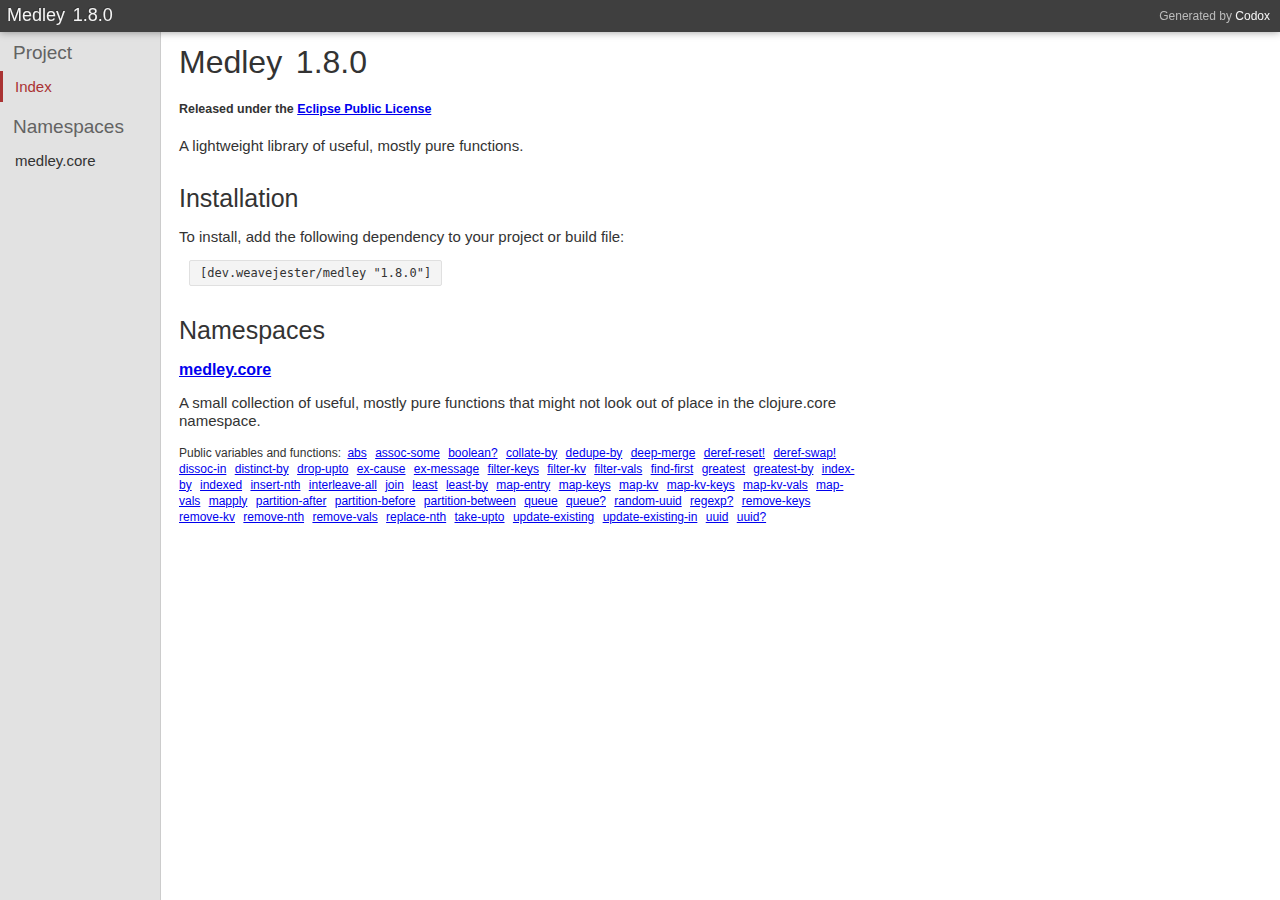
<file: index.html>
<!DOCTYPE html PUBLIC ""
    "">
<html><head><meta charset="UTF-8" /><title>Medley 1.8.0</title><link rel="stylesheet" type="text/css" href="css/default.css" /><link rel="stylesheet" type="text/css" href="css/highlight.css" /><script type="text/javascript" src="js/highlight.min.js"></script><script type="text/javascript" src="js/jquery.min.js"></script><script type="text/javascript" src="js/page_effects.js"></script><script>hljs.initHighlightingOnLoad();</script></head><body><div id="header"><h2>Generated by <a href="https://github.com/weavejester/codox">Codox</a></h2><h1><a href="index.html"><span class="project-title"><span class="project-name">Medley</span> <span class="project-version">1.8.0</span></span></a></h1></div><div class="sidebar primary"><h3 class="no-link"><span class="inner">Project</span></h3><ul class="index-link"><li class="depth-1 current"><a href="index.html"><div class="inner">Index</div></a></li></ul><h3 class="no-link"><span class="inner">Namespaces</span></h3><ul><li class="depth-1 "><a href="medley.core.html"><div class="inner"><span>medley.core</span></div></a></li></ul></div><div class="namespace-index" id="content"><h1><span class="project-title"><span class="project-name">Medley</span> <span class="project-version">1.8.0</span></span></h1><h5 class="license">Released under the <a href="http://www.eclipse.org/legal/epl-v10.html">Eclipse Public License</a></h5><div class="doc"><p>A lightweight library of useful, mostly pure functions.</p></div><h2>Installation</h2><p>To install, add the following dependency to your project or build file:</p><pre class="deps">[dev.weavejester/medley "1.8.0"]</pre><h2>Namespaces</h2><div class="namespace"><h3><a href="medley.core.html">medley.core</a></h3><div class="doc"><div class="markdown"><p>A small collection of useful, mostly pure functions that might not look out of place in the clojure.core namespace.</p>
</div></div><div class="index"><p>Public variables and functions:</p><ul><li> <a href="medley.core.html#var-abs">abs</a> </li><li> <a href="medley.core.html#var-assoc-some">assoc-some</a> </li><li> <a href="medley.core.html#var-boolean.3F">boolean?</a> </li><li> <a href="medley.core.html#var-collate-by">collate-by</a> </li><li> <a href="medley.core.html#var-dedupe-by">dedupe-by</a> </li><li> <a href="medley.core.html#var-deep-merge">deep-merge</a> </li><li> <a href="medley.core.html#var-deref-reset.21">deref-reset!</a> </li><li> <a href="medley.core.html#var-deref-swap.21">deref-swap!</a> </li><li> <a href="medley.core.html#var-dissoc-in">dissoc-in</a> </li><li> <a href="medley.core.html#var-distinct-by">distinct-by</a> </li><li> <a href="medley.core.html#var-drop-upto">drop-upto</a> </li><li> <a href="medley.core.html#var-ex-cause">ex-cause</a> </li><li> <a href="medley.core.html#var-ex-message">ex-message</a> </li><li> <a href="medley.core.html#var-filter-keys">filter-keys</a> </li><li> <a href="medley.core.html#var-filter-kv">filter-kv</a> </li><li> <a href="medley.core.html#var-filter-vals">filter-vals</a> </li><li> <a href="medley.core.html#var-find-first">find-first</a> </li><li> <a href="medley.core.html#var-greatest">greatest</a> </li><li> <a href="medley.core.html#var-greatest-by">greatest-by</a> </li><li> <a href="medley.core.html#var-index-by">index-by</a> </li><li> <a href="medley.core.html#var-indexed">indexed</a> </li><li> <a href="medley.core.html#var-insert-nth">insert-nth</a> </li><li> <a href="medley.core.html#var-interleave-all">interleave-all</a> </li><li> <a href="medley.core.html#var-join">join</a> </li><li> <a href="medley.core.html#var-least">least</a> </li><li> <a href="medley.core.html#var-least-by">least-by</a> </li><li> <a href="medley.core.html#var-map-entry">map-entry</a> </li><li> <a href="medley.core.html#var-map-keys">map-keys</a> </li><li> <a href="medley.core.html#var-map-kv">map-kv</a> </li><li> <a href="medley.core.html#var-map-kv-keys">map-kv-keys</a> </li><li> <a href="medley.core.html#var-map-kv-vals">map-kv-vals</a> </li><li> <a href="medley.core.html#var-map-vals">map-vals</a> </li><li> <a href="medley.core.html#var-mapply">mapply</a> </li><li> <a href="medley.core.html#var-partition-after">partition-after</a> </li><li> <a href="medley.core.html#var-partition-before">partition-before</a> </li><li> <a href="medley.core.html#var-partition-between">partition-between</a> </li><li> <a href="medley.core.html#var-queue">queue</a> </li><li> <a href="medley.core.html#var-queue.3F">queue?</a> </li><li> <a href="medley.core.html#var-random-uuid">random-uuid</a> </li><li> <a href="medley.core.html#var-regexp.3F">regexp?</a> </li><li> <a href="medley.core.html#var-remove-keys">remove-keys</a> </li><li> <a href="medley.core.html#var-remove-kv">remove-kv</a> </li><li> <a href="medley.core.html#var-remove-nth">remove-nth</a> </li><li> <a href="medley.core.html#var-remove-vals">remove-vals</a> </li><li> <a href="medley.core.html#var-replace-nth">replace-nth</a> </li><li> <a href="medley.core.html#var-take-upto">take-upto</a> </li><li> <a href="medley.core.html#var-update-existing">update-existing</a> </li><li> <a href="medley.core.html#var-update-existing-in">update-existing-in</a> </li><li> <a href="medley.core.html#var-uuid">uuid</a> </li><li> <a href="medley.core.html#var-uuid.3F">uuid?</a> </li></ul></div></div></div></body></html>
</file>
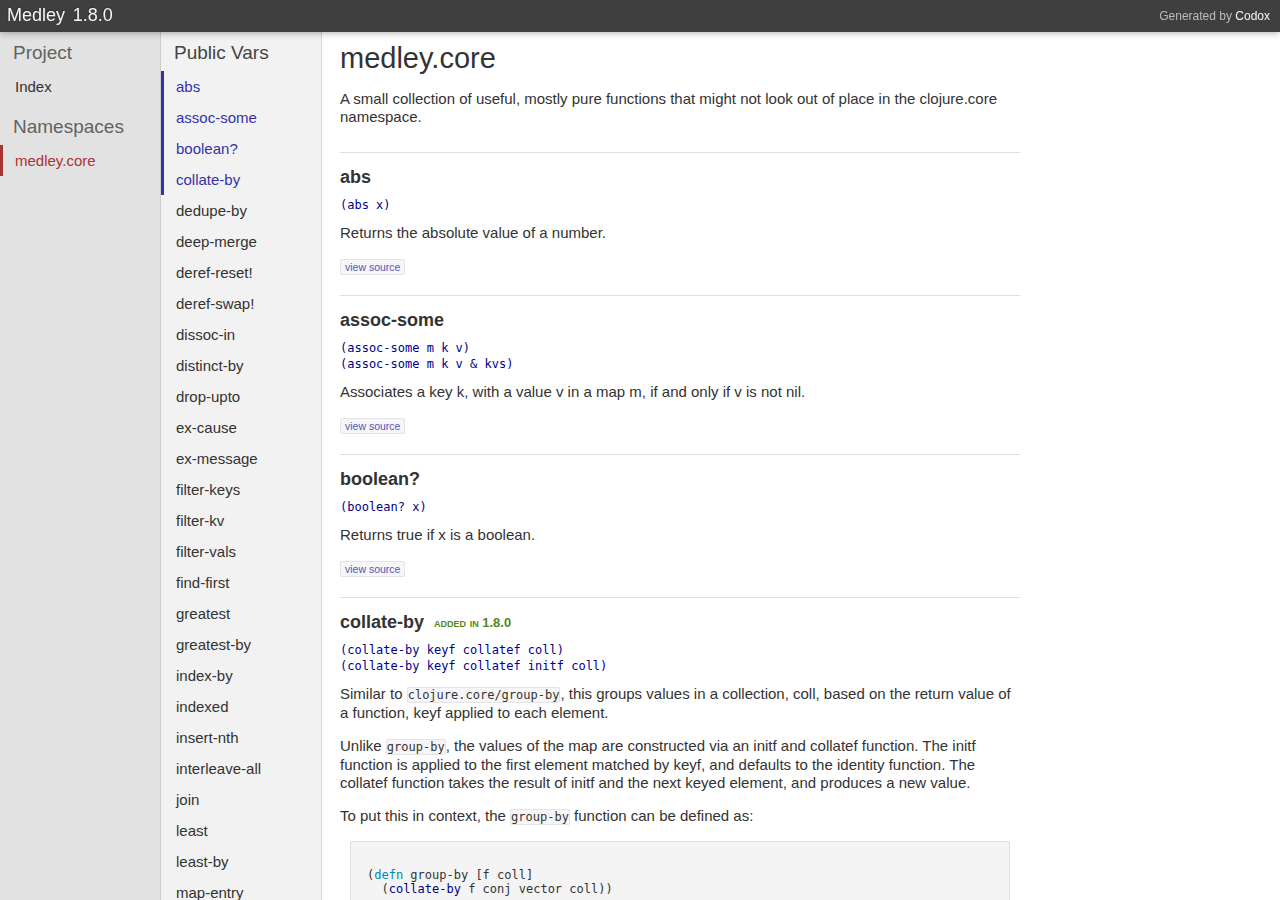
<file: medley.core.html>
<!DOCTYPE html PUBLIC ""
    "">
<html><head><meta charset="UTF-8" /><title>medley.core documentation</title><link rel="stylesheet" type="text/css" href="css/default.css" /><link rel="stylesheet" type="text/css" href="css/highlight.css" /><script type="text/javascript" src="js/highlight.min.js"></script><script type="text/javascript" src="js/jquery.min.js"></script><script type="text/javascript" src="js/page_effects.js"></script><script>hljs.initHighlightingOnLoad();</script></head><body><div id="header"><h2>Generated by <a href="https://github.com/weavejester/codox">Codox</a></h2><h1><a href="index.html"><span class="project-title"><span class="project-name">Medley</span> <span class="project-version">1.8.0</span></span></a></h1></div><div class="sidebar primary"><h3 class="no-link"><span class="inner">Project</span></h3><ul class="index-link"><li class="depth-1 "><a href="index.html"><div class="inner">Index</div></a></li></ul><h3 class="no-link"><span class="inner">Namespaces</span></h3><ul><li class="depth-1 current"><a href="medley.core.html"><div class="inner"><span>medley.core</span></div></a></li></ul></div><div class="sidebar secondary"><h3><a href="#top"><span class="inner">Public Vars</span></a></h3><ul><li class="depth-1"><a href="medley.core.html#var-abs"><div class="inner"><span>abs</span></div></a></li><li class="depth-1"><a href="medley.core.html#var-assoc-some"><div class="inner"><span>assoc-some</span></div></a></li><li class="depth-1"><a href="medley.core.html#var-boolean.3F"><div class="inner"><span>boolean?</span></div></a></li><li class="depth-1"><a href="medley.core.html#var-collate-by"><div class="inner"><span>collate-by</span></div></a></li><li class="depth-1"><a href="medley.core.html#var-dedupe-by"><div class="inner"><span>dedupe-by</span></div></a></li><li class="depth-1"><a href="medley.core.html#var-deep-merge"><div class="inner"><span>deep-merge</span></div></a></li><li class="depth-1"><a href="medley.core.html#var-deref-reset.21"><div class="inner"><span>deref-reset!</span></div></a></li><li class="depth-1"><a href="medley.core.html#var-deref-swap.21"><div class="inner"><span>deref-swap!</span></div></a></li><li class="depth-1"><a href="medley.core.html#var-dissoc-in"><div class="inner"><span>dissoc-in</span></div></a></li><li class="depth-1"><a href="medley.core.html#var-distinct-by"><div class="inner"><span>distinct-by</span></div></a></li><li class="depth-1"><a href="medley.core.html#var-drop-upto"><div class="inner"><span>drop-upto</span></div></a></li><li class="depth-1"><a href="medley.core.html#var-ex-cause"><div class="inner"><span>ex-cause</span></div></a></li><li class="depth-1"><a href="medley.core.html#var-ex-message"><div class="inner"><span>ex-message</span></div></a></li><li class="depth-1"><a href="medley.core.html#var-filter-keys"><div class="inner"><span>filter-keys</span></div></a></li><li class="depth-1"><a href="medley.core.html#var-filter-kv"><div class="inner"><span>filter-kv</span></div></a></li><li class="depth-1"><a href="medley.core.html#var-filter-vals"><div class="inner"><span>filter-vals</span></div></a></li><li class="depth-1"><a href="medley.core.html#var-find-first"><div class="inner"><span>find-first</span></div></a></li><li class="depth-1"><a href="medley.core.html#var-greatest"><div class="inner"><span>greatest</span></div></a></li><li class="depth-1"><a href="medley.core.html#var-greatest-by"><div class="inner"><span>greatest-by</span></div></a></li><li class="depth-1"><a href="medley.core.html#var-index-by"><div class="inner"><span>index-by</span></div></a></li><li class="depth-1"><a href="medley.core.html#var-indexed"><div class="inner"><span>indexed</span></div></a></li><li class="depth-1"><a href="medley.core.html#var-insert-nth"><div class="inner"><span>insert-nth</span></div></a></li><li class="depth-1"><a href="medley.core.html#var-interleave-all"><div class="inner"><span>interleave-all</span></div></a></li><li class="depth-1"><a href="medley.core.html#var-join"><div class="inner"><span>join</span></div></a></li><li class="depth-1"><a href="medley.core.html#var-least"><div class="inner"><span>least</span></div></a></li><li class="depth-1"><a href="medley.core.html#var-least-by"><div class="inner"><span>least-by</span></div></a></li><li class="depth-1"><a href="medley.core.html#var-map-entry"><div class="inner"><span>map-entry</span></div></a></li><li class="depth-1"><a href="medley.core.html#var-map-keys"><div class="inner"><span>map-keys</span></div></a></li><li class="depth-1"><a href="medley.core.html#var-map-kv"><div class="inner"><span>map-kv</span></div></a></li><li class="depth-1"><a href="medley.core.html#var-map-kv-keys"><div class="inner"><span>map-kv-keys</span></div></a></li><li class="depth-1"><a href="medley.core.html#var-map-kv-vals"><div class="inner"><span>map-kv-vals</span></div></a></li><li class="depth-1"><a href="medley.core.html#var-map-vals"><div class="inner"><span>map-vals</span></div></a></li><li class="depth-1"><a href="medley.core.html#var-mapply"><div class="inner"><span>mapply</span></div></a></li><li class="depth-1"><a href="medley.core.html#var-partition-after"><div class="inner"><span>partition-after</span></div></a></li><li class="depth-1"><a href="medley.core.html#var-partition-before"><div class="inner"><span>partition-before</span></div></a></li><li class="depth-1"><a href="medley.core.html#var-partition-between"><div class="inner"><span>partition-between</span></div></a></li><li class="depth-1"><a href="medley.core.html#var-queue"><div class="inner"><span>queue</span></div></a></li><li class="depth-1"><a href="medley.core.html#var-queue.3F"><div class="inner"><span>queue?</span></div></a></li><li class="depth-1"><a href="medley.core.html#var-random-uuid"><div class="inner"><span>random-uuid</span></div></a></li><li class="depth-1"><a href="medley.core.html#var-regexp.3F"><div class="inner"><span>regexp?</span></div></a></li><li class="depth-1"><a href="medley.core.html#var-remove-keys"><div class="inner"><span>remove-keys</span></div></a></li><li class="depth-1"><a href="medley.core.html#var-remove-kv"><div class="inner"><span>remove-kv</span></div></a></li><li class="depth-1"><a href="medley.core.html#var-remove-nth"><div class="inner"><span>remove-nth</span></div></a></li><li class="depth-1"><a href="medley.core.html#var-remove-vals"><div class="inner"><span>remove-vals</span></div></a></li><li class="depth-1"><a href="medley.core.html#var-replace-nth"><div class="inner"><span>replace-nth</span></div></a></li><li class="depth-1"><a href="medley.core.html#var-take-upto"><div class="inner"><span>take-upto</span></div></a></li><li class="depth-1"><a href="medley.core.html#var-update-existing"><div class="inner"><span>update-existing</span></div></a></li><li class="depth-1"><a href="medley.core.html#var-update-existing-in"><div class="inner"><span>update-existing-in</span></div></a></li><li class="depth-1"><a href="medley.core.html#var-uuid"><div class="inner"><span>uuid</span></div></a></li><li class="depth-1"><a href="medley.core.html#var-uuid.3F"><div class="inner"><span>uuid?</span></div></a></li></ul></div><div class="namespace-docs" id="content"><h1 class="anchor" id="top">medley.core</h1><div class="doc"><div class="markdown"><p>A small collection of useful, mostly pure functions that might not look out of place in the clojure.core namespace.</p>
</div></div><div class="public anchor" id="var-abs"><h3>abs</h3><div class="usage"><code>(abs x)</code></div><div class="doc"><div class="markdown"><p>Returns the absolute value of a number.</p>
</div></div><div class="src-link"><a href="http://github.com/weavejester/medley/blob/1.8.0/src/medley/core.cljc#L587">view source</a></div></div><div class="public anchor" id="var-assoc-some"><h3>assoc-some</h3><div class="usage"><code>(assoc-some m k v)</code><code>(assoc-some m k v &amp; kvs)</code></div><div class="doc"><div class="markdown"><p>Associates a key k, with a value v in a map m, if and only if v is not nil.</p>
</div></div><div class="src-link"><a href="http://github.com/weavejester/medley/blob/1.8.0/src/medley/core.cljc#L43">view source</a></div></div><div class="public anchor" id="var-boolean.3F"><h3>boolean?</h3><div class="usage"><code>(boolean? x)</code></div><div class="doc"><div class="markdown"><p>Returns true if x is a boolean.</p>
</div></div><div class="src-link"><a href="http://github.com/weavejester/medley/blob/1.8.0/src/medley/core.cljc#L191">view source</a></div></div><div class="public anchor" id="var-collate-by"><h3>collate-by</h3><h4 class="added">added in 1.8.0</h4><div class="usage"><code>(collate-by keyf collatef coll)</code><code>(collate-by keyf collatef initf coll)</code></div><div class="doc"><div class="markdown"><p>Similar to <code>clojure.core/group-by</code>, this groups values in a collection, coll, based on the return value of a function, keyf applied to each element.</p>
<p>Unlike <code>group-by</code>, the values of the map are constructed via an initf and collatef function. The initf function is applied to the first element matched by keyf, and defaults to the identity function. The collatef function takes the result of initf and the next keyed element, and produces a new value.</p>
<p>To put this in context, the <code>group-by</code> function can be defined as:</p>
<pre><code>(defn group-by [f coll]
  (collate-by f conj vector coll))
</code></pre>
<p>While the <code>medley.core/index-by</code> function can be (and is) defined as:</p>
<pre><code>(defn index-by [f coll]
  (collate-by f (fn [_ x] x) coll))
</code></pre>
</div></div><div class="src-link"><a href="http://github.com/weavejester/medley/blob/1.8.0/src/medley/core.cljc#L293">view source</a></div></div><div class="public anchor" id="var-dedupe-by"><h3>dedupe-by</h3><div class="usage"><code>(dedupe-by f)</code><code>(dedupe-by f coll)</code></div><div class="doc"><div class="markdown"><p>Returns a lazy sequence of the elements of coll, removing any <strong>consecutive</strong> elements that return duplicate values when passed to a function f. Returns a stateful transducer when no collection is provided.</p>
</div></div><div class="src-link"><a href="http://github.com/weavejester/medley/blob/1.8.0/src/medley/core.cljc#L386">view source</a></div></div><div class="public anchor" id="var-deep-merge"><h3>deep-merge</h3><h4 class="added">added in 1.1.0</h4><div class="usage"><code>(deep-merge &amp; maps)</code></div><div class="doc"><div class="markdown"><p>Recursively merges maps together. If all the maps supplied have nested maps under the same keys, these nested maps are merged. Otherwise the value is overwritten, as in <code>clojure.core/merge</code>.</p>
</div></div><div class="src-link"><a href="http://github.com/weavejester/medley/blob/1.8.0/src/medley/core.cljc#L261">view source</a></div></div><div class="public anchor" id="var-deref-reset.21"><h3>deref-reset!</h3><div class="usage"><code>(deref-reset! atom newval)</code></div><div class="doc"><div class="markdown"><p>Sets the value of the atom without regard for the current value, then returns the original value of the atom. See also: <a href="medley.core.html#var-deref-swap.21">deref-swap!</a>.</p>
</div></div><div class="src-link"><a href="http://github.com/weavejester/medley/blob/1.8.0/src/medley/core.cljc#L609">view source</a></div></div><div class="public anchor" id="var-deref-swap.21"><h3>deref-swap!</h3><div class="usage"><code>(deref-swap! atom f &amp; args)</code></div><div class="doc"><div class="markdown"><p>Atomically swaps the value of the atom to be <code>(apply f x args)</code>, where x is the current value of the atom, then returns the original value of the atom. This function therefore acts like an atomic <code>deref</code> then <code>swap!</code>.</p>
</div></div><div class="src-link"><a href="http://github.com/weavejester/medley/blob/1.8.0/src/medley/core.cljc#L592">view source</a></div></div><div class="public anchor" id="var-dissoc-in"><h3>dissoc-in</h3><div class="usage"><code>(dissoc-in m ks)</code><code>(dissoc-in m ks &amp; kss)</code></div><div class="doc"><div class="markdown"><p>Dissociate a value in a nested associative structure, identified by a sequence of keys. Any collections left empty by the operation will be dissociated from their containing structures.</p>
</div></div><div class="src-link"><a href="http://github.com/weavejester/medley/blob/1.8.0/src/medley/core.cljc#L22">view source</a></div></div><div class="public anchor" id="var-distinct-by"><h3>distinct-by</h3><div class="usage"><code>(distinct-by f)</code><code>(distinct-by f coll)</code></div><div class="doc"><div class="markdown"><p>Returns a lazy sequence of the elements of coll, removing any elements that return duplicate values when passed to a function f. Returns a stateful transducer when no collection is provided.</p>
</div></div><div class="src-link"><a href="http://github.com/weavejester/medley/blob/1.8.0/src/medley/core.cljc#L358">view source</a></div></div><div class="public anchor" id="var-drop-upto"><h3>drop-upto</h3><div class="usage"><code>(drop-upto pred)</code><code>(drop-upto pred coll)</code></div><div class="doc"><div class="markdown"><p>Returns a lazy sequence of the items in coll starting <em>after</em> the first item for which <code>(pred item)</code> returns true. Returns a stateful transducer when no collection is provided.</p>
</div></div><div class="src-link"><a href="http://github.com/weavejester/medley/blob/1.8.0/src/medley/core.cljc#L426">view source</a></div></div><div class="public anchor" id="var-ex-cause"><h3>ex-cause</h3><div class="usage"><code>(ex-cause ex)</code></div><div class="doc"><div class="markdown"><p>Returns the cause attached to the given ExceptionInfo/Throwable object. For all other types returns nil. Same as <code>cljs.core/ex-cause</code> except it works for Clojure as well as ClojureScript.</p>
</div></div><div class="src-link"><a href="http://github.com/weavejester/medley/blob/1.8.0/src/medley/core.cljc#L623">view source</a></div></div><div class="public anchor" id="var-ex-message"><h3>ex-message</h3><div class="usage"><code>(ex-message ex)</code></div><div class="doc"><div class="markdown"><p>Returns the message attached to the given Error/Throwable object. For all other types returns nil. Same as <code>cljs.core/ex-message</code> except it works for Clojure as well as ClojureScript.</p>
</div></div><div class="src-link"><a href="http://github.com/weavejester/medley/blob/1.8.0/src/medley/core.cljc#L615">view source</a></div></div><div class="public anchor" id="var-filter-keys"><h3>filter-keys</h3><div class="usage"><code>(filter-keys pred coll)</code></div><div class="doc"><div class="markdown"><p>Returns a new associative collection of the items in coll for which <code>(pred (key item))</code> returns true.</p>
</div></div><div class="src-link"><a href="http://github.com/weavejester/medley/blob/1.8.0/src/medley/core.cljc#L149">view source</a></div></div><div class="public anchor" id="var-filter-kv"><h3>filter-kv</h3><div class="usage"><code>(filter-kv pred coll)</code></div><div class="doc"><div class="markdown"><p>Returns a new associative collection of the items in coll for which <code>(pred (key item) (val item))</code> returns true.</p>
</div></div><div class="src-link"><a href="http://github.com/weavejester/medley/blob/1.8.0/src/medley/core.cljc#L143">view source</a></div></div><div class="public anchor" id="var-filter-vals"><h3>filter-vals</h3><div class="usage"><code>(filter-vals pred coll)</code></div><div class="doc"><div class="markdown"><p>Returns a new associative collection of the items in coll for which <code>(pred (val item))</code> returns true.</p>
</div></div><div class="src-link"><a href="http://github.com/weavejester/medley/blob/1.8.0/src/medley/core.cljc#L155">view source</a></div></div><div class="public anchor" id="var-find-first"><h3>find-first</h3><div class="usage"><code>(find-first pred)</code><code>(find-first pred coll)</code></div><div class="doc"><div class="markdown"><p>Finds the first item in a collection that matches a predicate. Returns a transducer when no collection is provided.</p>
</div></div><div class="src-link"><a href="http://github.com/weavejester/medley/blob/1.8.0/src/medley/core.cljc#L7">view source</a></div></div><div class="public anchor" id="var-greatest"><h3>greatest</h3><div class="usage"><code>(greatest &amp; xs)</code></div><div class="doc"><div class="markdown"><p>Find the greatest argument (as defined by the compare function) in O(n) time.</p>
</div></div><div class="src-link"><a href="http://github.com/weavejester/medley/blob/1.8.0/src/medley/core.cljc#L225">view source</a></div></div><div class="public anchor" id="var-greatest-by"><h3>greatest-by</h3><h4 class="added">added in 1.6.0</h4><div class="usage"><code>(greatest-by keyfn &amp; xs)</code></div><div class="doc"><div class="markdown"><p>Return the argument for which (keyfn x) is greatest. Determined by the compare function in O(n) time. Prefer <code>clojure.core/max-key</code> if keyfn returns numbers.</p>
</div></div><div class="src-link"><a href="http://github.com/weavejester/medley/blob/1.8.0/src/medley/core.cljc#L233">view source</a></div></div><div class="public anchor" id="var-index-by"><h3>index-by</h3><h4 class="added">added in 1.2.0</h4><div class="usage"><code>(index-by f coll)</code></div><div class="doc"><div class="markdown"><p>Returns a map of the elements of coll keyed by the result of f on each element. The value at each key will be the last element in coll associated with that key. This function is similar to <code>clojure.core/group-by</code>, except that elements with the same key are overwritten, rather than added to a vector of values.</p>
</div></div><div class="src-link"><a href="http://github.com/weavejester/medley/blob/1.8.0/src/medley/core.cljc#L328">view source</a></div></div><div class="public anchor" id="var-indexed"><h3>indexed</h3><div class="usage"><code>(indexed)</code><code>(indexed coll)</code></div><div class="doc"><div class="markdown"><p>Returns an ordered, lazy sequence of vectors <code>[index item]</code>, where item is a value in coll, and index its position starting from zero. Returns a stateful transducer when no collection is provided.</p>
</div></div><div class="src-link"><a href="http://github.com/weavejester/medley/blob/1.8.0/src/medley/core.cljc#L503">view source</a></div></div><div class="public anchor" id="var-insert-nth"><h3>insert-nth</h3><h4 class="added">added in 1.2.0</h4><div class="usage"><code>(insert-nth index item)</code><code>(insert-nth index item coll)</code></div><div class="doc"><div class="markdown"><p>Returns a lazy sequence of the items in coll, with a new item inserted at the supplied index, followed by all subsequent items of the collection. Runs in O(n) time. Returns a stateful transducer when no collection is provided.</p>
</div></div><div class="src-link"><a href="http://github.com/weavejester/medley/blob/1.8.0/src/medley/core.cljc#L518">view source</a></div></div><div class="public anchor" id="var-interleave-all"><h3>interleave-all</h3><div class="usage"><code>(interleave-all &amp; colls)</code></div><div class="doc"><div class="markdown"><p>Returns a lazy seq of the first item in each coll, then the second, etc. Unlike <code>clojure.core/interleave</code>, the returned seq contains all items in the supplied collections, even if the collections are different sizes.</p>
</div></div><div class="src-link"><a href="http://github.com/weavejester/medley/blob/1.8.0/src/medley/core.cljc#L339">view source</a></div></div><div class="public anchor" id="var-join"><h3>join</h3><h4 class="added">added in 1.1.0</h4><div class="usage"><code>(join colls)</code></div><div class="doc"><div class="markdown"><p>Lazily concatenates a collection of collections into a flat sequence.</p>
</div></div><div class="src-link"><a href="http://github.com/weavejester/medley/blob/1.8.0/src/medley/core.cljc#L253">view source</a></div></div><div class="public anchor" id="var-least"><h3>least</h3><div class="usage"><code>(least &amp; xs)</code></div><div class="doc"><div class="markdown"><p>Return the least argument (as defined by the compare function) in O(n) time.</p>
</div></div><div class="src-link"><a href="http://github.com/weavejester/medley/blob/1.8.0/src/medley/core.cljc#L197">view source</a></div></div><div class="public anchor" id="var-least-by"><h3>least-by</h3><h4 class="added">added in 1.6.0</h4><div class="usage"><code>(least-by keyfn &amp; xs)</code></div><div class="doc"><div class="markdown"><p>Return the argument for which (keyfn x) is least. Determined by the compare function in O(n) time. Prefer <code>clojure.core/min-key</code> if keyfn returns numbers.</p>
</div></div><div class="src-link"><a href="http://github.com/weavejester/medley/blob/1.8.0/src/medley/core.cljc#L205">view source</a></div></div><div class="public anchor" id="var-map-entry"><h3>map-entry</h3><div class="usage"><code>(map-entry k v)</code></div><div class="doc"><div class="markdown"><p>Create a map entry for a key and value pair.</p>
</div></div><div class="src-link"><a href="http://github.com/weavejester/medley/blob/1.8.0/src/medley/core.cljc#L96">view source</a></div></div><div class="public anchor" id="var-map-keys"><h3>map-keys</h3><div class="usage"><code>(map-keys f coll)</code></div><div class="doc"><div class="markdown"><p>Maps a function over the keys of an associative collection.</p>
</div></div><div class="src-link"><a href="http://github.com/weavejester/medley/blob/1.8.0/src/medley/core.cljc#L109">view source</a></div></div><div class="public anchor" id="var-map-kv"><h3>map-kv</h3><div class="usage"><code>(map-kv f coll)</code></div><div class="doc"><div class="markdown"><p>Maps a function over the key/value pairs of an associative collection. Expects a function that takes two arguments, the key and value, and returns the new key and value as a collection of two elements.</p>
</div></div><div class="src-link"><a href="http://github.com/weavejester/medley/blob/1.8.0/src/medley/core.cljc#L102">view source</a></div></div><div class="public anchor" id="var-map-kv-keys"><h3>map-kv-keys</h3><h4 class="added">added in 1.2.0</h4><div class="usage"><code>(map-kv-keys f coll)</code></div><div class="doc"><div class="markdown"><p>Maps a function over the key/value pairs of an associative collection, using the return of the function as the new key.</p>
</div></div><div class="src-link"><a href="http://github.com/weavejester/medley/blob/1.8.0/src/medley/core.cljc#L129">view source</a></div></div><div class="public anchor" id="var-map-kv-vals"><h3>map-kv-vals</h3><h4 class="added">added in 1.2.0</h4><div class="usage"><code>(map-kv-vals f coll)</code></div><div class="doc"><div class="markdown"><p>Maps a function over the key/value pairs of an associative collection, using the return of the function as the new value.</p>
</div></div><div class="src-link"><a href="http://github.com/weavejester/medley/blob/1.8.0/src/medley/core.cljc#L136">view source</a></div></div><div class="public anchor" id="var-map-vals"><h3>map-vals</h3><div class="usage"><code>(map-vals f coll)</code><code>(map-vals f c1 &amp; colls)</code></div><div class="doc"><div class="markdown"><p>Maps a function over the values of one or more associative collections. The function should accept number-of-colls arguments. Any keys which are not shared among all collections are ignored.</p>
</div></div><div class="src-link"><a href="http://github.com/weavejester/medley/blob/1.8.0/src/medley/core.cljc#L114">view source</a></div></div><div class="public anchor" id="var-mapply"><h3>mapply</h3><div class="usage"><code>(mapply f &amp; args)</code></div><div class="doc"><div class="markdown"><p>Applies a function f to the argument list formed by concatenating everything but the last element of args with the last element of args. This is useful for applying a function that accepts keyword arguments to a map.</p>
</div></div><div class="src-link"><a href="http://github.com/weavejester/medley/blob/1.8.0/src/medley/core.cljc#L284">view source</a></div></div><div class="public anchor" id="var-partition-after"><h3>partition-after</h3><h4 class="added">added in 1.5.0</h4><div class="usage"><code>(partition-after pred)</code><code>(partition-after pred coll)</code></div><div class="doc"><div class="markdown"><p>Returns a lazy sequence of partitions, splitting after <code>(pred item)</code> returns true. Returns a stateful transducer when no collection is provided.</p>
</div></div><div class="src-link"><a href="http://github.com/weavejester/medley/blob/1.8.0/src/medley/core.cljc#L485">view source</a></div></div><div class="public anchor" id="var-partition-before"><h3>partition-before</h3><h4 class="added">added in 1.5.0</h4><div class="usage"><code>(partition-before pred)</code><code>(partition-before pred coll)</code></div><div class="doc"><div class="markdown"><p>Returns a lazy sequence of partitions, splitting before <code>(pred item)</code> returns true. Returns a stateful transducer when no collection is provided.</p>
</div></div><div class="src-link"><a href="http://github.com/weavejester/medley/blob/1.8.0/src/medley/core.cljc#L494">view source</a></div></div><div class="public anchor" id="var-partition-between"><h3>partition-between</h3><h4 class="added">added in 1.7.0</h4><div class="usage"><code>(partition-between pred)</code><code>(partition-between pred coll)</code></div><div class="doc"><div class="markdown"><p>Applies pred to successive values in coll, splitting it each time <code>(pred prev-item item)</code> returns logical true. Returns a lazy seq of partitions. Returns a stateful transducer when no collection is provided.</p>
</div></div><div class="src-link"><a href="http://github.com/weavejester/medley/blob/1.8.0/src/medley/core.cljc#L443">view source</a></div></div><div class="public anchor" id="var-queue"><h3>queue</h3><div class="usage"><code>(queue)</code><code>(queue coll)</code></div><div class="doc"><div class="markdown"><p>Creates an empty persistent queue, or one populated with a collection.</p>
</div></div><div class="src-link"><a href="http://github.com/weavejester/medley/blob/1.8.0/src/medley/core.cljc#L179">view source</a></div></div><div class="public anchor" id="var-queue.3F"><h3>queue?</h3><div class="usage"><code>(queue? x)</code></div><div class="doc"><div class="markdown"><p>Returns true if x implements clojure.lang.PersistentQueue.</p>
</div></div><div class="src-link"><a href="http://github.com/weavejester/medley/blob/1.8.0/src/medley/core.cljc#L185">view source</a></div></div><div class="public anchor" id="var-random-uuid"><h3>random-uuid</h3><div class="usage"><code>(random-uuid)</code></div><div class="doc"><div class="markdown"><p>Generates a new random UUID. Same as <code>cljs.core/random-uuid</code> except it works for Clojure as well as ClojureScript.</p>
</div></div><div class="src-link"><a href="http://github.com/weavejester/medley/blob/1.8.0/src/medley/core.cljc#L643">view source</a></div></div><div class="public anchor" id="var-regexp.3F"><h3>regexp?</h3><h4 class="added">added in 1.4.0</h4><div class="usage"><code>(regexp? x)</code></div><div class="doc"><div class="markdown"><p>Returns true if the value is a regular expression.</p>
</div></div><div class="src-link"><a href="http://github.com/weavejester/medley/blob/1.8.0/src/medley/core.cljc#L650">view source</a></div></div><div class="public anchor" id="var-remove-keys"><h3>remove-keys</h3><div class="usage"><code>(remove-keys pred coll)</code></div><div class="doc"><div class="markdown"><p>Returns a new associative collection of the items in coll for which <code>(pred (key item))</code> returns false.</p>
</div></div><div class="src-link"><a href="http://github.com/weavejester/medley/blob/1.8.0/src/medley/core.cljc#L167">view source</a></div></div><div class="public anchor" id="var-remove-kv"><h3>remove-kv</h3><div class="usage"><code>(remove-kv pred coll)</code></div><div class="doc"><div class="markdown"><p>Returns a new associative collection of the items in coll for which <code>(pred (key item) (val item))</code> returns false.</p>
</div></div><div class="src-link"><a href="http://github.com/weavejester/medley/blob/1.8.0/src/medley/core.cljc#L161">view source</a></div></div><div class="public anchor" id="var-remove-nth"><h3>remove-nth</h3><h4 class="added">added in 1.2.0</h4><div class="usage"><code>(remove-nth index)</code><code>(remove-nth index coll)</code></div><div class="doc"><div class="markdown"><p>Returns a lazy sequence of the items in coll, except for the item at the supplied index. Runs in O(n) time. Returns a stateful transducer when no collection is provided.</p>
</div></div><div class="src-link"><a href="http://github.com/weavejester/medley/blob/1.8.0/src/medley/core.cljc#L543">view source</a></div></div><div class="public anchor" id="var-remove-vals"><h3>remove-vals</h3><div class="usage"><code>(remove-vals pred coll)</code></div><div class="doc"><div class="markdown"><p>Returns a new associative collection of the items in coll for which <code>(pred (val item))</code> returns false.</p>
</div></div><div class="src-link"><a href="http://github.com/weavejester/medley/blob/1.8.0/src/medley/core.cljc#L173">view source</a></div></div><div class="public anchor" id="var-replace-nth"><h3>replace-nth</h3><h4 class="added">added in 1.2.0</h4><div class="usage"><code>(replace-nth index item)</code><code>(replace-nth index item coll)</code></div><div class="doc"><div class="markdown"><p>Returns a lazy sequence of the items in coll, with a new item replacing the item at the supplied index. Runs in O(n) time. Returns a stateful transducer when no collection is provided.</p>
</div></div><div class="src-link"><a href="http://github.com/weavejester/medley/blob/1.8.0/src/medley/core.cljc#L565">view source</a></div></div><div class="public anchor" id="var-take-upto"><h3>take-upto</h3><div class="usage"><code>(take-upto pred)</code><code>(take-upto pred coll)</code></div><div class="doc"><div class="markdown"><p>Returns a lazy sequence of successive items from coll up to and including the first item for which <code>(pred item)</code> returns true. Returns a transducer when no collection is provided.</p>
</div></div><div class="src-link"><a href="http://github.com/weavejester/medley/blob/1.8.0/src/medley/core.cljc#L406">view source</a></div></div><div class="public anchor" id="var-update-existing"><h3>update-existing</h3><h4 class="added">added in 1.1.0</h4><div class="usage"><code>(update-existing m k f &amp; args)</code></div><div class="doc"><div class="markdown"><p>Updates a value in a map given a key and a function, if and only if the key exists in the map. See: <code>clojure.core/update</code>.</p>
</div></div><div class="src-link"><a href="http://github.com/weavejester/medley/blob/1.8.0/src/medley/core.cljc#L56">view source</a></div></div><div class="public anchor" id="var-update-existing-in"><h3>update-existing-in</h3><h4 class="added">added in 1.3.0</h4><div class="usage"><code>(update-existing-in m ks f &amp; args)</code></div><div class="doc"><div class="markdown"><p>Updates a value in a nested associative structure, if and only if the key path exists. See: <code>clojure.core/update-in</code>.</p>
</div></div><div class="src-link"><a href="http://github.com/weavejester/medley/blob/1.8.0/src/medley/core.cljc#L72">view source</a></div></div><div class="public anchor" id="var-uuid"><h3>uuid</h3><div class="usage"><code>(uuid s)</code></div><div class="doc"><div class="markdown"><p>Returns a UUID generated from the supplied string. Same as <code>cljs.core/uuid</code> in ClojureScript, while in Clojure it returns a <code>java.util.UUID</code> object.</p>
</div></div><div class="src-link"><a href="http://github.com/weavejester/medley/blob/1.8.0/src/medley/core.cljc#L636">view source</a></div></div><div class="public anchor" id="var-uuid.3F"><h3>uuid?</h3><div class="usage"><code>(uuid? x)</code></div><div class="doc"><div class="markdown"><p>Returns true if the value is a UUID.</p>
</div></div><div class="src-link"><a href="http://github.com/weavejester/medley/blob/1.8.0/src/medley/core.cljc#L631">view source</a></div></div></div></body></html>
</file>
<file: css/default.css>
body {
    font-family: Helvetica, Arial, sans-serif;
    font-size: 15px;
}

pre, code {
    font-family: Monaco, DejaVu Sans Mono, Consolas, monospace;
    font-size: 9pt;
    margin: 15px 0;
}

h1 {
    font-weight: normal;
    font-size: 29px;
    margin: 10px 0 2px 0;
    padding: 0;
}

h2 {
    font-weight: normal;
    font-size: 25px;
}

.document h1, .namespace-index h1 {
    font-size: 32px;
    margin-top: 12px;
}

#header, #content, .sidebar {
    position: fixed;
}

#header {
    top: 0;
    left: 0;
    right: 0;
    height: 22px;
    color: #f5f5f5;
    padding: 5px 7px;
}

#content {
    top: 32px;
    right: 0;
    bottom: 0;
    overflow: auto;
    background: #fff;
    color: #333;
    padding: 0 18px;
}

.sidebar {
    position: fixed;
    top: 32px;
    bottom: 0;
    overflow: auto;
}

.sidebar.primary {
    background: #e2e2e2;
    border-right: solid 1px #cccccc;
    left: 0;
    width: 250px;
}

.sidebar.secondary {
    background: #f2f2f2;
    border-right: solid 1px #d7d7d7;
    left: 251px;
    width: 200px;
}

#content.namespace-index, #content.document {
    left: 251px;
}

#content.namespace-docs {
    left: 452px;
}

#content.document {
    padding-bottom: 10%;
}

#header {
    background: #3f3f3f;
    box-shadow: 0 0 8px rgba(0, 0, 0, 0.4);
    z-index: 100;
}

#header h1 {
    margin: 0;
    padding: 0;
    font-size: 18px;
    font-weight: lighter;
    text-shadow: -1px -1px 0px #333;
}

#header h1 .project-version {
    font-weight: normal;
}

.project-version {
    padding-left: 0.15em;
}

#header a, .sidebar a {
    display: block;
    text-decoration: none;
}

#header a {
    color: #f5f5f5;
}

.sidebar a {
    color: #333;
}

#header h2 {
    float: right;
    font-size: 9pt;
    font-weight: normal;
    margin: 4px 3px;
    padding: 0;
    color: #bbb;
}

#header h2 a {
    display: inline;
}

.sidebar h3 {
    margin: 0;
    padding: 10px 13px 0 13px;
    font-size: 19px;
    font-weight: lighter;
}

.sidebar h3 a {
    color: #444;
}

.sidebar h3.no-link {
    color: #636363;
}

.sidebar ul {
    padding: 7px 0 6px 0;
    margin: 0;
}

.sidebar ul.index-link {
    padding-bottom: 4px;
}

.sidebar li {
    display: block;
    vertical-align: middle;
}

.sidebar li a, .sidebar li .no-link {
    border-left: 3px solid transparent;
    padding: 0 10px;
    white-space: nowrap;
}

.sidebar li .no-link {
    display: block;
    color: #777;
    font-style: italic;
}

.sidebar li .inner {
    display: inline-block;
    padding-top: 7px;
    height: 24px;
}

.sidebar li a, .sidebar li .tree {
    height: 31px;
}

.depth-1 .inner { padding-left: 2px; }
.depth-2 .inner { padding-left: 6px; }
.depth-3 .inner { padding-left: 20px; }
.depth-4 .inner { padding-left: 34px; }
.depth-5 .inner { padding-left: 48px; }
.depth-6 .inner { padding-left: 62px; }

.sidebar li .tree {
    display: block;
    float: left;
    position: relative;
    top: -10px;
    margin: 0 4px 0 0;
    padding: 0;
}

.sidebar li.depth-1 .tree {
    display: none;
}

.sidebar li .tree .top, .sidebar li .tree .bottom {
    display: block;
    margin: 0;
    padding: 0;
    width: 7px;
}

.sidebar li .tree .top {
    border-left: 1px solid #aaa;
    border-bottom: 1px solid #aaa;
    height: 19px;
}

.sidebar li .tree .bottom {
    height: 22px;
}

.sidebar li.branch .tree .bottom {
    border-left: 1px solid #aaa;
}

.sidebar.primary li.current a {
    border-left: 3px solid #a33;
    color: #a33;
}

.sidebar.secondary li.current a {
    border-left: 3px solid #33a;
    color: #33a;
}

.namespace-index h2 {
    margin: 30px 0 0 0;
}

.namespace-index h3 {
    font-size: 16px;
    font-weight: bold;
    margin-bottom: 0;
}

.namespace-index .topics {
    padding-left: 30px;
    margin: 11px 0 0 0;
}

.namespace-index .topics li {
    padding: 5px 0;
}

.namespace-docs h3 {
    font-size: 18px;
    font-weight: bold;
}

.public h3 {
    margin: 0;
    float: left;
}

.usage {
    clear: both;
}

.public {
    margin: 0;
    border-top: 1px solid #e0e0e0;
    padding-top: 14px;
    padding-bottom: 6px;
}

.public:last-child {
    margin-bottom: 20%;
}

.members .public:last-child {
    margin-bottom: 0;
}

.members {
    margin: 15px 0;
}

.members h4 {
    color: #555;
    font-weight: normal;
    font-variant: small-caps;
    margin: 0 0 5px 0;
}

.members .inner {
    padding-top: 5px;
    padding-left: 12px;
    margin-top: 2px;
    margin-left: 7px;
    border-left: 1px solid #bbb;
}

#content .members .inner h3 {
    font-size: 12pt;
}

.members .public {
    border-top: none;
    margin-top: 0;
    padding-top: 6px;
    padding-bottom: 0;
}

.members .public:first-child {
    padding-top: 0;
}

h4.type,
h4.dynamic,
h4.added,
h4.deprecated {
    float: left;
    margin: 3px 10px 15px 0;
    font-size: 15px;
    font-weight: bold;
    font-variant: small-caps;
}

.public h4.type,
.public h4.dynamic,
.public h4.added,
.public h4.deprecated {
    font-size: 13px;
    font-weight: bold;
    margin: 3px 0 0 10px;
}

.members h4.type,
.members h4.added,
.members h4.deprecated {
    margin-top: 1px;
}

h4.type {
    color: #717171;
}

h4.dynamic {
    color: #9933aa;
}

h4.added {
    color: #508820;
}

h4.deprecated {
    color: #880000;
}

.namespace {
    margin-bottom: 30px;
}

.namespace:last-child {
    margin-bottom: 10%;
}

.index {
    padding: 0;
    font-size: 80%;
    margin: 15px 0;
    line-height: 16px;
}

.index * {
    display: inline;
}

.index p {
    padding-right: 3px;
}

.index li {
    padding-right: 5px;
}

.index ul {
    padding-left: 0;
}

.usage code {
    display: block;
    color: #008;
    margin: 2px 0;
}

.usage code:first-child {
    padding-top: 10px;
}

p {
    margin: 15px 0;
}

.public p:first-child, .public pre.plaintext {
    margin-top: 12px;
}

.doc {
    margin: 0 0 26px 0;
    clear: both;
}

.public .doc {
    margin: 0;
}

.namespace-index .doc {
    margin-bottom: 20px;
}

.namespace-index .namespace .doc {
    margin-bottom: 10px;
}

.markdown p, .markdown li, .markdown dt, .markdown dd, .markdown td {
    line-height: 18px;
}

.markdown h2 {
    font-weight: normal;
    font-size: 25px;
}

#content .markdown h3 {
    font-size: 20px;
}

.markdown h4 {
    font-size: 15px;
}

.doc, .public, .namespace .index {
    max-width: 680px;
    overflow-x: visible;
}

.markdown code, .src-link a {
    background: #f6f6f6;
    border: 1px solid #e4e4e4;
    border-radius: 2px;
}

.markdown pre, pre.deps {
    background: #f4f4f4;
    border: 1px solid #e0e0e0;
    border-radius: 2px;
    padding: 5px 10px;
    margin: 0 10px;
}

pre.deps {
    display: inline-block;
}

.markdown pre code {
    background: transparent;
    border: none;
}

.markdown hr {
    border-style: solid;
    border-top: none;
    color: #ccc;
}

.doc ul, .doc ol {
    padding-left: 30px;
}

.doc table {
    border-collapse: collapse;
    margin: 0 10px;
}

.doc table td, .doc table th {
    border: 1px solid #dddddd;
    padding: 4px 6px;
}

.doc table th {
    background: #f2f2f2;
}

.doc dl {
    margin: 0 10px 20px 10px;
}

.doc dl dt {
    font-weight: bold;
    margin: 0;
    padding: 3px 0;
    border-bottom: 1px solid #ddd;
}

.doc dl dd {
    padding: 5px 0;
    margin: 0 0 5px 10px;
}

.doc abbr {
    border-bottom: 1px dotted #333;
    font-variant: none;
    cursor: help;
}

.src-link {
    margin-bottom: 15px;
}

.src-link a {
    font-size: 70%;
    padding: 1px 4px;
    text-decoration: none;
    color: #5555bb;
}
</file>
<file: css/highlight.css>
/*
github.com style (c) Vasily Polovnyov <vast@whiteants.net>
*/

.hljs {
  display: block;
  overflow-x: auto;
  padding: 0.5em;
  color: #333;
  background: #f8f8f8;
}

.hljs-comment,
.hljs-quote {
  color: #998;
  font-style: italic;
}

.hljs-keyword,
.hljs-selector-tag,
.hljs-subst {
  color: #333;
  font-weight: bold;
}

.hljs-number,
.hljs-literal,
.hljs-variable,
.hljs-template-variable,
.hljs-tag .hljs-attr {
  color: #008080;
}

.hljs-string,
.hljs-doctag {
  color: #d14;
}

.hljs-title,
.hljs-section,
.hljs-selector-id {
  color: #900;
  font-weight: bold;
}

.hljs-subst {
  font-weight: normal;
}

.hljs-type,
.hljs-class .hljs-title {
  color: #458;
  font-weight: bold;
}

.hljs-tag,
.hljs-name,
.hljs-attribute {
  color: #000080;
  font-weight: normal;
}

.hljs-regexp,
.hljs-link {
  color: #009926;
}

.hljs-symbol,
.hljs-bullet {
  color: #990073;
}

.hljs-built_in,
.hljs-builtin-name {
  color: #0086b3;
}

.hljs-meta {
  color: #999;
  font-weight: bold;
}

.hljs-deletion {
  background: #fdd;
}

.hljs-addition {
  background: #dfd;
}

.hljs-emphasis {
  font-style: italic;
}

.hljs-strong {
  font-weight: bold;
}
</file>
